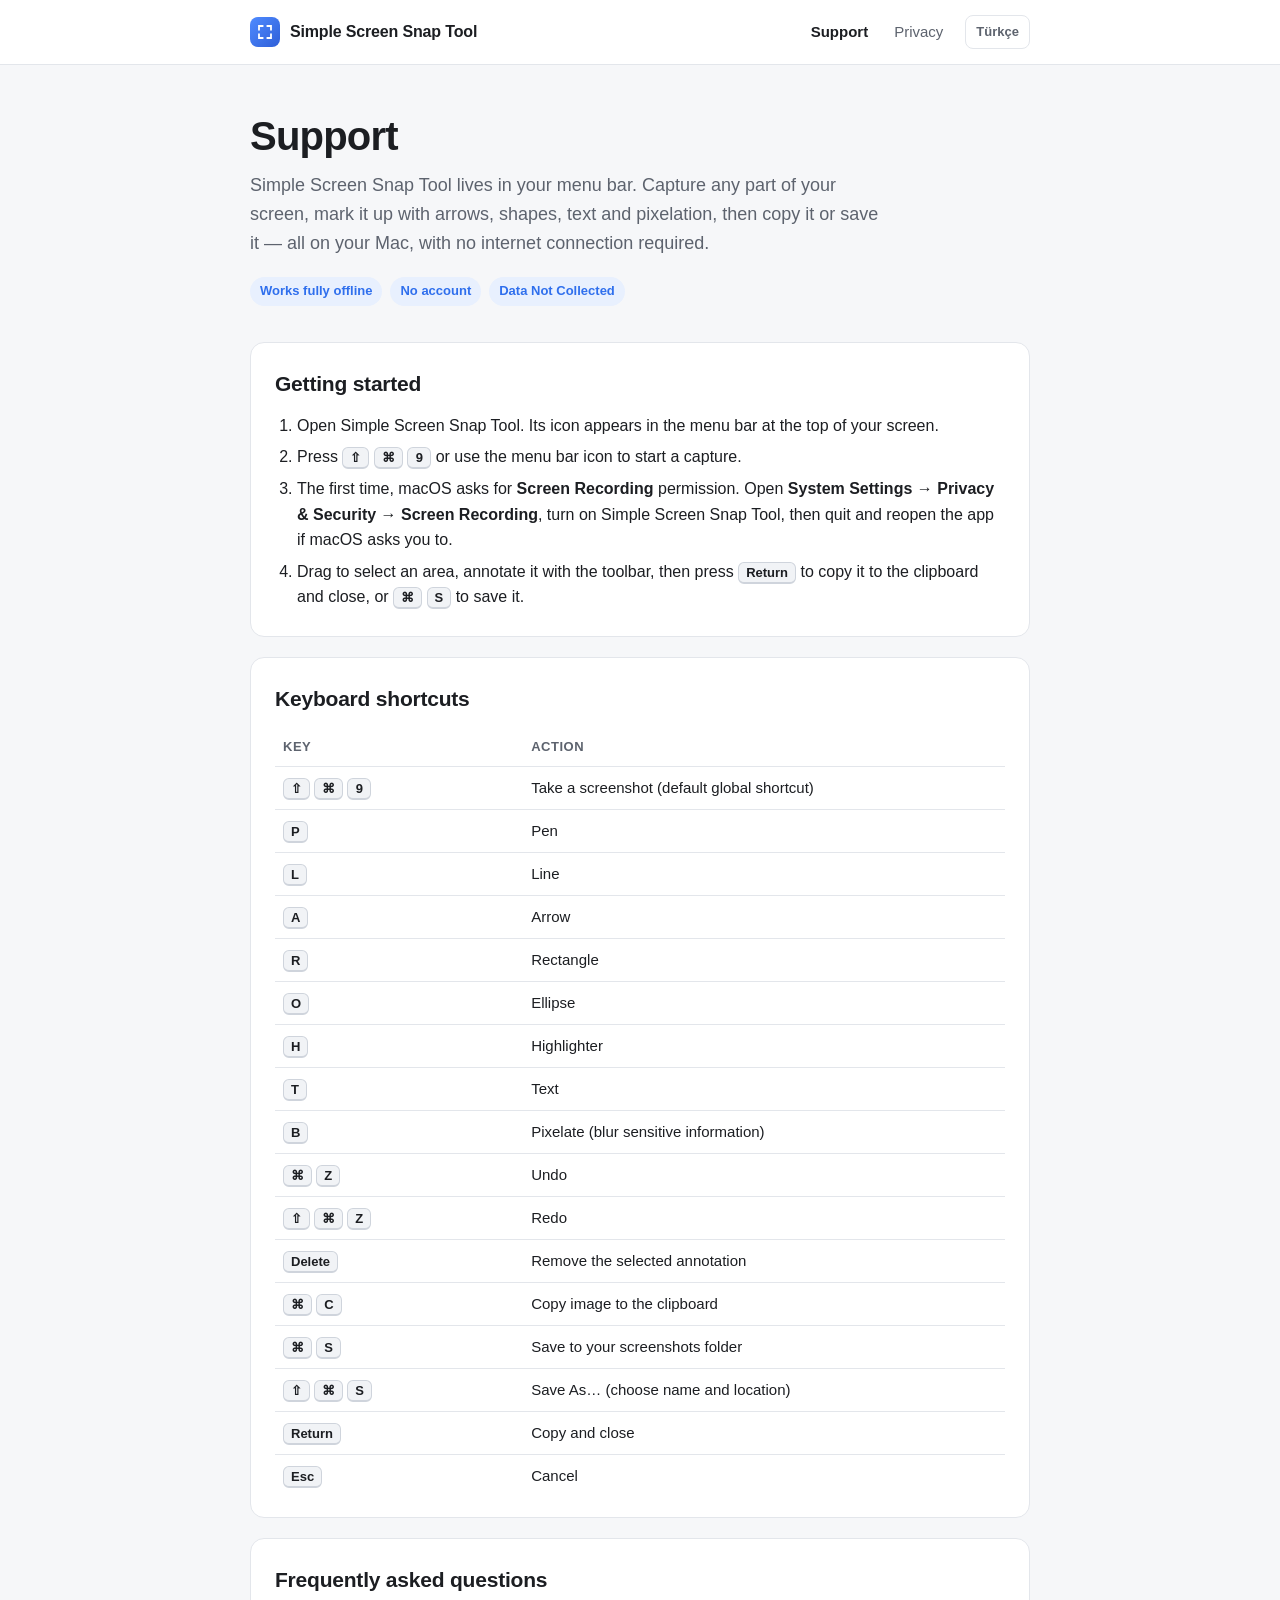
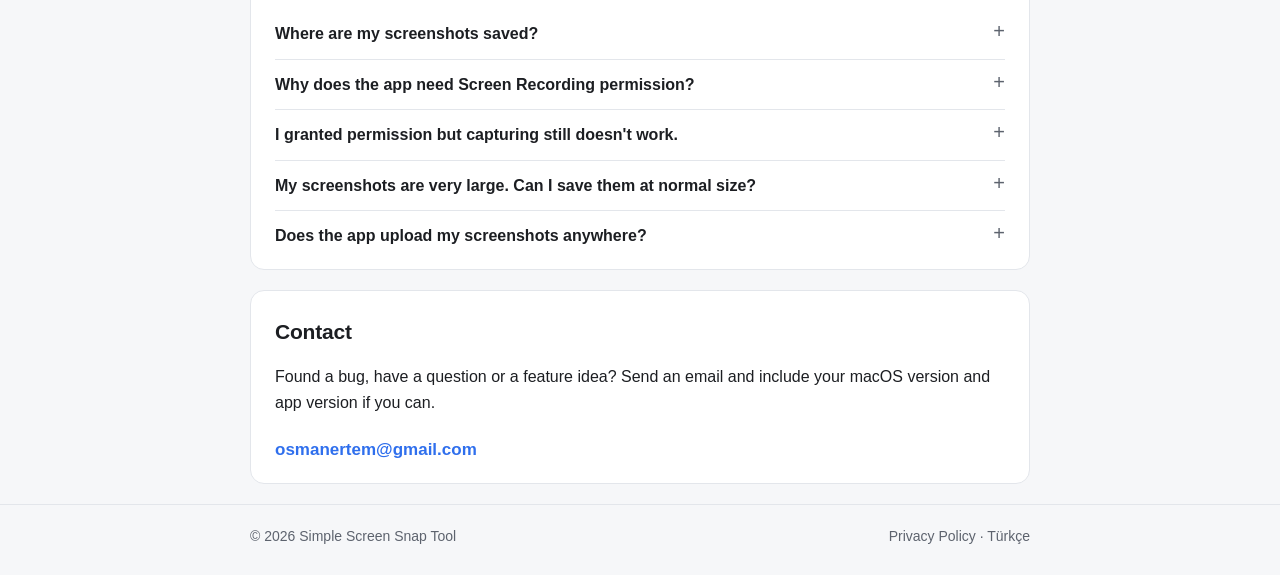
<file: index.html>
<!doctype html>
<html lang="en">
<head>
  <meta charset="utf-8">
  <meta name="viewport" content="width=device-width, initial-scale=1">
  <title>Simple Screen Snap Tool — Support</title>
  <meta name="description" content="Support for Simple Screen Snap Tool, a fully offline macOS menu bar app for taking and annotating screenshots.">
  <link rel="alternate" hreflang="en" href="index.html">
  <link rel="alternate" hreflang="tr" href="tr/index.html">
  <link rel="stylesheet" href="style.css">
</head>
<body>
  <header class="site-header">
    <div class="wrap">
      <a class="brand" href="index.html">
        <span class="brand-icon" aria-hidden="true">
          <svg viewBox="0 0 24 24" fill="none" stroke="#fff" stroke-width="2.4" stroke-linecap="round"><path d="M4 9V4h5M15 4h5v5M20 15v5h-5M9 20H4v-5"/></svg>
        </span>
        Simple Screen Snap Tool
      </a>
      <nav class="nav" aria-label="Main">
        <a href="index.html" aria-current="page">Support</a>
        <a href="privacy.html">Privacy</a>
        <a class="lang" href="tr/index.html" hreflang="tr" lang="tr">Türkçe</a>
      </nav>
    </div>
  </header>

  <main class="wrap">
    <div class="hero">
      <h1>Support</h1>
      <p>Simple Screen Snap Tool lives in your menu bar. Capture any part of your screen, mark it up with arrows, shapes, text and pixelation, then copy it or save it — all on your Mac, with no internet connection required.</p>
      <div class="badges">
        <span class="badge">Works fully offline</span>
        <span class="badge">No account</span>
        <span class="badge">Data Not Collected</span>
      </div>
    </div>

    <section class="card" id="getting-started">
      <h2>Getting started</h2>
      <ol class="steps">
        <li>Open Simple Screen Snap Tool. Its icon appears in the menu bar at the top of your screen.</li>
        <li>Press <kbd>⇧</kbd> <kbd>⌘</kbd> <kbd>9</kbd> or use the menu bar icon to start a capture.</li>
        <li>The first time, macOS asks for <strong>Screen Recording</strong> permission. Open <strong>System Settings → Privacy &amp; Security → Screen Recording</strong>, turn on Simple Screen Snap Tool, then quit and reopen the app if macOS asks you to.</li>
        <li>Drag to select an area, annotate it with the toolbar, then press <kbd>Return</kbd> to copy it to the clipboard and close, or <kbd>⌘</kbd> <kbd>S</kbd> to save it.</li>
      </ol>
    </section>

    <section class="card" id="shortcuts">
      <h2>Keyboard shortcuts</h2>
      <table class="shortcuts">
        <thead><tr><th scope="col">Key</th><th scope="col">Action</th></tr></thead>
        <tbody>
          <tr><td><kbd>⇧</kbd> <kbd>⌘</kbd> <kbd>9</kbd></td><td>Take a screenshot (default global shortcut)</td></tr>
          <tr><td><kbd>P</kbd></td><td>Pen</td></tr>
          <tr><td><kbd>L</kbd></td><td>Line</td></tr>
          <tr><td><kbd>A</kbd></td><td>Arrow</td></tr>
          <tr><td><kbd>R</kbd></td><td>Rectangle</td></tr>
          <tr><td><kbd>O</kbd></td><td>Ellipse</td></tr>
          <tr><td><kbd>H</kbd></td><td>Highlighter</td></tr>
          <tr><td><kbd>T</kbd></td><td>Text</td></tr>
          <tr><td><kbd>B</kbd></td><td>Pixelate (blur sensitive information)</td></tr>
          <tr><td><kbd>⌘</kbd> <kbd>Z</kbd></td><td>Undo</td></tr>
          <tr><td><kbd>⇧</kbd> <kbd>⌘</kbd> <kbd>Z</kbd></td><td>Redo</td></tr>
          <tr><td><kbd>Delete</kbd></td><td>Remove the selected annotation</td></tr>
          <tr><td><kbd>⌘</kbd> <kbd>C</kbd></td><td>Copy image to the clipboard</td></tr>
          <tr><td><kbd>⌘</kbd> <kbd>S</kbd></td><td>Save to your screenshots folder</td></tr>
          <tr><td><kbd>⇧</kbd> <kbd>⌘</kbd> <kbd>S</kbd></td><td>Save As… (choose name and location)</td></tr>
          <tr><td><kbd>Return</kbd></td><td>Copy and close</td></tr>
          <tr><td><kbd>Esc</kbd></td><td>Cancel</td></tr>
        </tbody>
      </table>
    </section>

    <section class="card" id="faq">
      <h2>Frequently asked questions</h2>
      <details>
        <summary>Where are my screenshots saved?</summary>
        <p>By default, <kbd>⌘</kbd> <kbd>S</kbd> saves to <code>~/Pictures/Simple Screen Snap Tool</code>. Use <kbd>⇧</kbd> <kbd>⌘</kbd> <kbd>S</kbd> (Save As…) to pick a different name or location for a single image.</p>
      </details>
      <details>
        <summary>Why does the app need Screen Recording permission?</summary>
        <p>macOS requires this permission for any app that captures what is on your screen. The app uses it only to take the screenshot you ask for. Nothing is recorded in the background and nothing leaves your Mac. You can turn the permission off at any time in System Settings → Privacy &amp; Security → Screen Recording.</p>
      </details>
      <details>
        <summary>I granted permission but capturing still doesn't work.</summary>
        <p>Quit Simple Screen Snap Tool from its menu bar icon and open it again. macOS applies a newly granted Screen Recording permission only after the app restarts. If it still fails, remove the app from the Screen Recording list, add it again, and restart the app.</p>
      </details>
      <details>
        <summary>My screenshots are very large. Can I save them at normal size?</summary>
        <p>Yes. On Retina displays, screenshots are captured at full pixel resolution (2x) by default. In the app's Settings you can choose to save images at standard (1x) resolution instead, which makes files smaller and matches the size you see on screen.</p>
      </details>
      <details>
        <summary>Does the app upload my screenshots anywhere?</summary>
        <p>No. There is no cloud service, no account and no sync. The app makes no network connections; your screenshots stay on your Mac unless you share them yourself. See the <a href="privacy.html">Privacy Policy</a>.</p>
      </details>
    </section>

    <section class="card" id="contact">
      <h2>Contact</h2>
      <p>Found a bug, have a question or a feature idea? Send an email and include your macOS version and app version if you can.</p>
      <a class="contact" href="mailto:osmanertem@gmail.com?subject=Simple%20Screen%20Snap%20Tool%20Support">osmanertem@gmail.com</a>
    </section>
  </main>

  <footer class="site-footer">
    <div class="wrap">
      <span>© 2026 Simple Screen Snap Tool</span>
      <span><a href="privacy.html">Privacy Policy</a> · <a href="tr/index.html" hreflang="tr">Türkçe</a></span>
    </div>
  </footer>
</body>
</html>
</file>
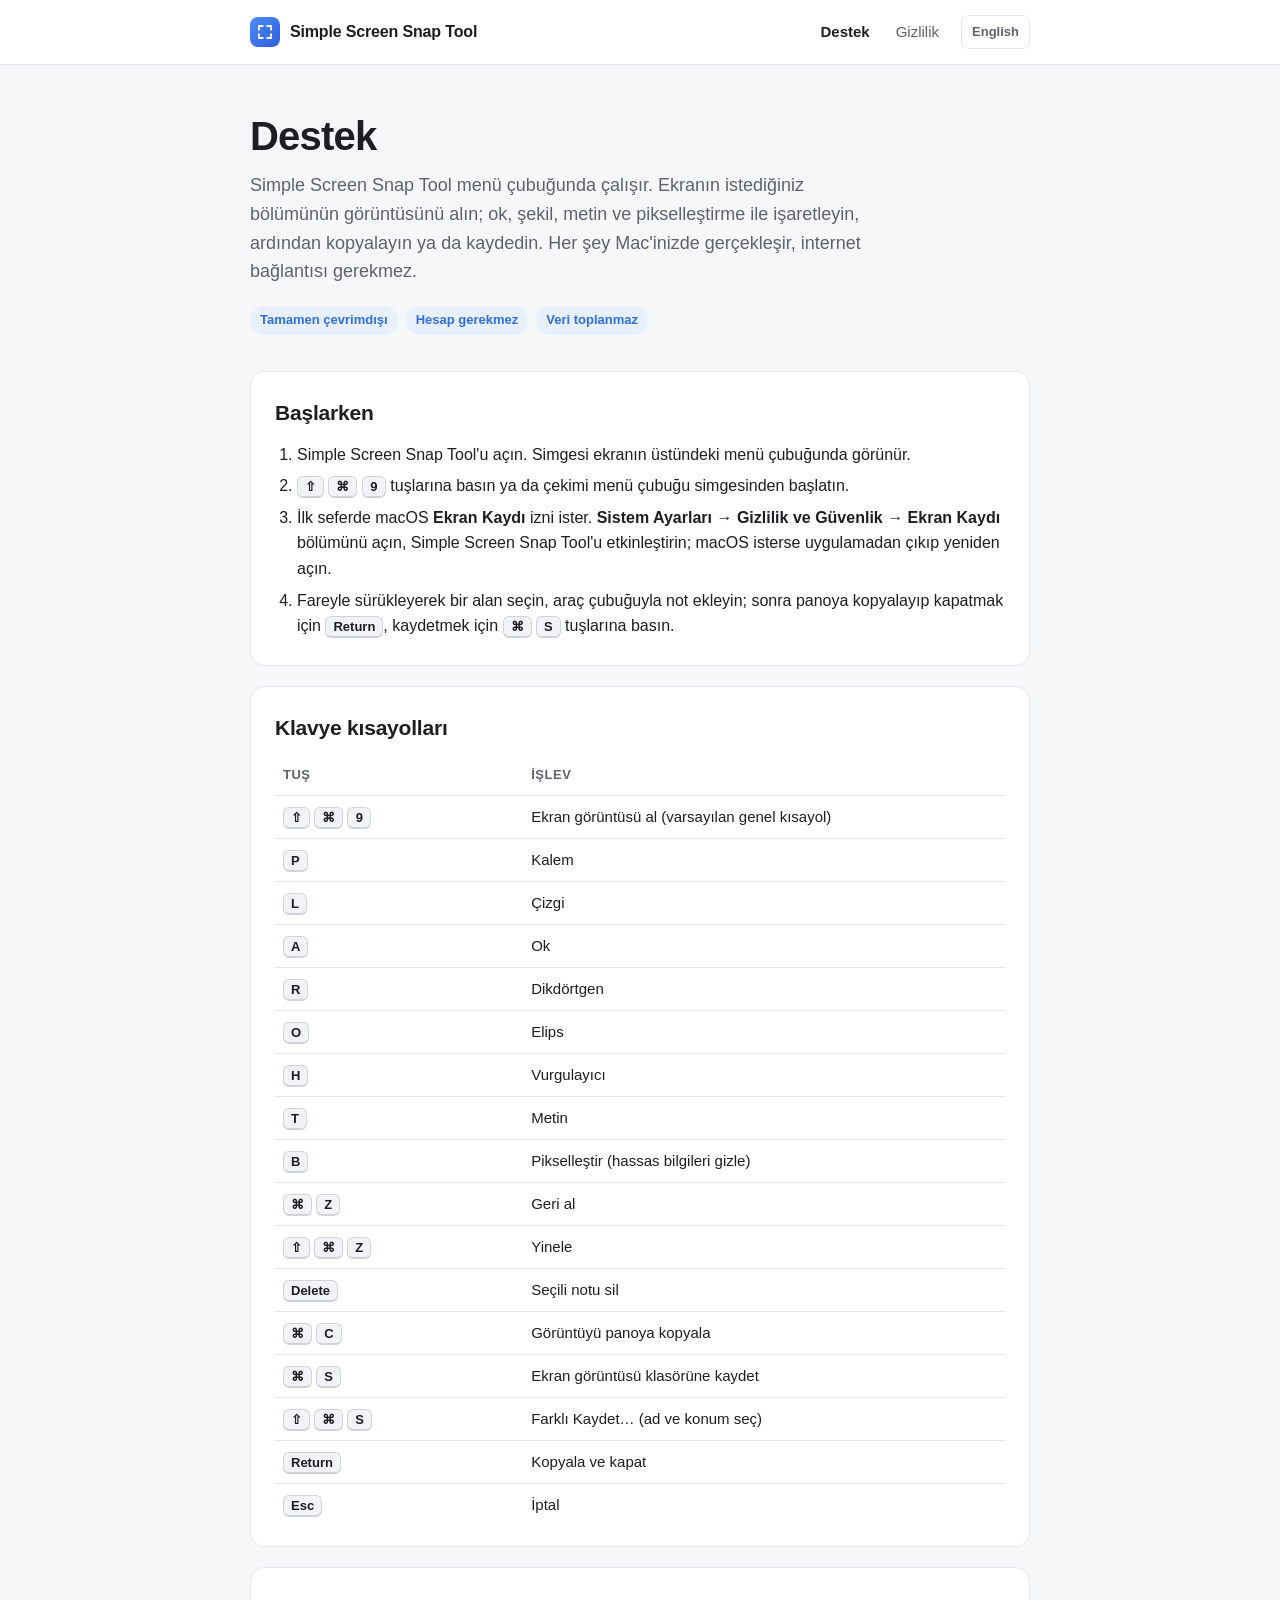
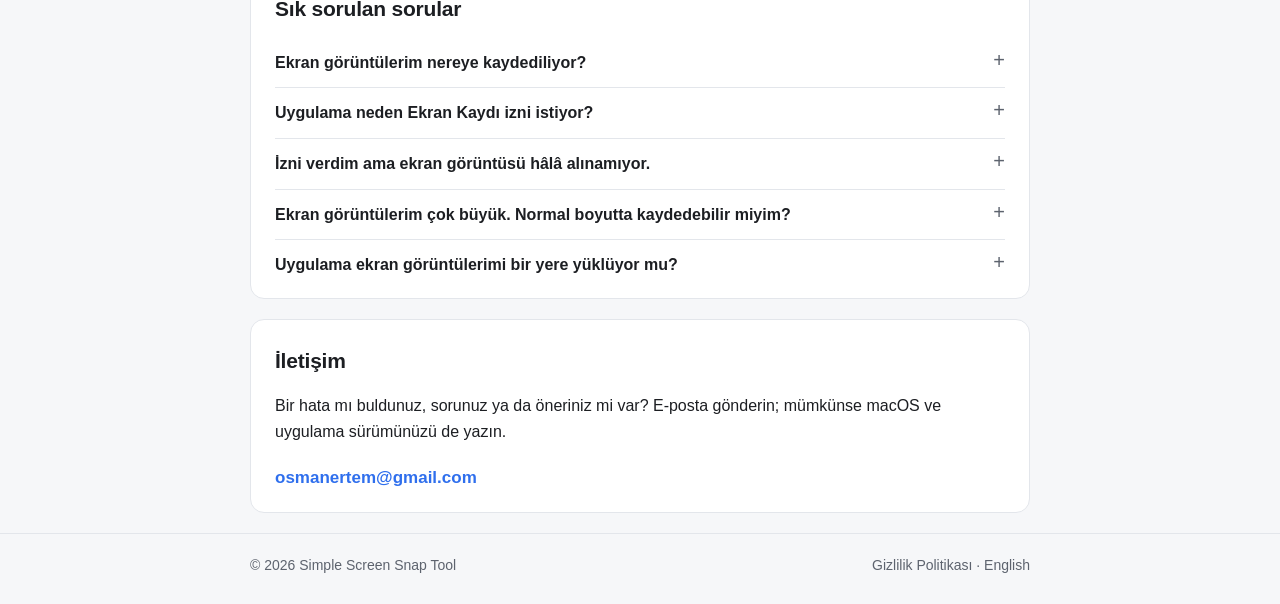
<file: tr/index.html>
<!doctype html>
<html lang="tr">
<head>
  <meta charset="utf-8">
  <meta name="viewport" content="width=device-width, initial-scale=1">
  <title>Simple Screen Snap Tool — Destek</title>
  <meta name="description" content="Simple Screen Snap Tool desteği: ekran görüntüsü alıp üzerine not ekleyen, tamamen çevrimdışı çalışan macOS menü çubuğu uygulaması.">
  <link rel="alternate" hreflang="en" href="../index.html">
  <link rel="alternate" hreflang="tr" href="index.html">
  <link rel="stylesheet" href="../style.css">
</head>
<body>
  <header class="site-header">
    <div class="wrap">
      <a class="brand" href="index.html">
        <span class="brand-icon" aria-hidden="true">
          <svg viewBox="0 0 24 24" fill="none" stroke="#fff" stroke-width="2.4" stroke-linecap="round"><path d="M4 9V4h5M15 4h5v5M20 15v5h-5M9 20H4v-5"/></svg>
        </span>
        Simple Screen Snap Tool
      </a>
      <nav class="nav" aria-label="Ana menü">
        <a href="index.html" aria-current="page">Destek</a>
        <a href="privacy.html">Gizlilik</a>
        <a class="lang" href="../index.html" hreflang="en" lang="en">English</a>
      </nav>
    </div>
  </header>

  <main class="wrap">
    <div class="hero">
      <h1>Destek</h1>
      <p>Simple Screen Snap Tool menü çubuğunda çalışır. Ekranın istediğiniz bölümünün görüntüsünü alın; ok, şekil, metin ve pikselleştirme ile işaretleyin, ardından kopyalayın ya da kaydedin. Her şey Mac'inizde gerçekleşir, internet bağlantısı gerekmez.</p>
      <div class="badges">
        <span class="badge">Tamamen çevrimdışı</span>
        <span class="badge">Hesap gerekmez</span>
        <span class="badge">Veri toplanmaz</span>
      </div>
    </div>

    <section class="card" id="baslarken">
      <h2>Başlarken</h2>
      <ol class="steps">
        <li>Simple Screen Snap Tool'u açın. Simgesi ekranın üstündeki menü çubuğunda görünür.</li>
        <li><kbd>⇧</kbd> <kbd>⌘</kbd> <kbd>9</kbd> tuşlarına basın ya da çekimi menü çubuğu simgesinden başlatın.</li>
        <li>İlk seferde macOS <strong>Ekran Kaydı</strong> izni ister. <strong>Sistem Ayarları → Gizlilik ve Güvenlik → Ekran Kaydı</strong> bölümünü açın, Simple Screen Snap Tool'u etkinleştirin; macOS isterse uygulamadan çıkıp yeniden açın.</li>
        <li>Fareyle sürükleyerek bir alan seçin, araç çubuğuyla not ekleyin; sonra panoya kopyalayıp kapatmak için <kbd>Return</kbd>, kaydetmek için <kbd>⌘</kbd> <kbd>S</kbd> tuşlarına basın.</li>
      </ol>
    </section>

    <section class="card" id="kisayollar">
      <h2>Klavye kısayolları</h2>
      <table class="shortcuts">
        <thead><tr><th scope="col">Tuş</th><th scope="col">İşlev</th></tr></thead>
        <tbody>
          <tr><td><kbd>⇧</kbd> <kbd>⌘</kbd> <kbd>9</kbd></td><td>Ekran görüntüsü al (varsayılan genel kısayol)</td></tr>
          <tr><td><kbd>P</kbd></td><td>Kalem</td></tr>
          <tr><td><kbd>L</kbd></td><td>Çizgi</td></tr>
          <tr><td><kbd>A</kbd></td><td>Ok</td></tr>
          <tr><td><kbd>R</kbd></td><td>Dikdörtgen</td></tr>
          <tr><td><kbd>O</kbd></td><td>Elips</td></tr>
          <tr><td><kbd>H</kbd></td><td>Vurgulayıcı</td></tr>
          <tr><td><kbd>T</kbd></td><td>Metin</td></tr>
          <tr><td><kbd>B</kbd></td><td>Pikselleştir (hassas bilgileri gizle)</td></tr>
          <tr><td><kbd>⌘</kbd> <kbd>Z</kbd></td><td>Geri al</td></tr>
          <tr><td><kbd>⇧</kbd> <kbd>⌘</kbd> <kbd>Z</kbd></td><td>Yinele</td></tr>
          <tr><td><kbd>Delete</kbd></td><td>Seçili notu sil</td></tr>
          <tr><td><kbd>⌘</kbd> <kbd>C</kbd></td><td>Görüntüyü panoya kopyala</td></tr>
          <tr><td><kbd>⌘</kbd> <kbd>S</kbd></td><td>Ekran görüntüsü klasörüne kaydet</td></tr>
          <tr><td><kbd>⇧</kbd> <kbd>⌘</kbd> <kbd>S</kbd></td><td>Farklı Kaydet… (ad ve konum seç)</td></tr>
          <tr><td><kbd>Return</kbd></td><td>Kopyala ve kapat</td></tr>
          <tr><td><kbd>Esc</kbd></td><td>İptal</td></tr>
        </tbody>
      </table>
    </section>

    <section class="card" id="sss">
      <h2>Sık sorulan sorular</h2>
      <details>
        <summary>Ekran görüntülerim nereye kaydediliyor?</summary>
        <p><kbd>⌘</kbd> <kbd>S</kbd> varsayılan olarak <code>~/Pictures/Simple Screen Snap Tool</code> klasörüne kaydeder (Finder'da Resimler klasörünün içinde). Tek bir görüntüyü farklı bir adla veya konuma kaydetmek için <kbd>⇧</kbd> <kbd>⌘</kbd> <kbd>S</kbd> (Farklı Kaydet…) kullanın.</p>
      </details>
      <details>
        <summary>Uygulama neden Ekran Kaydı izni istiyor?</summary>
        <p>macOS, ekrandaki görüntüyü yakalayan her uygulamanın bu izni almasını zorunlu tutar. Uygulama bu izni yalnızca sizin istediğiniz ekran görüntüsünü almak için kullanır. Arka planda hiçbir şey kaydedilmez ve hiçbir şey Mac'inizden dışarı çıkmaz. İzni istediğiniz zaman Sistem Ayarları → Gizlilik ve Güvenlik → Ekran Kaydı bölümünden kapatabilirsiniz.</p>
      </details>
      <details>
        <summary>İzni verdim ama ekran görüntüsü hâlâ alınamıyor.</summary>
        <p>Simple Screen Snap Tool'dan menü çubuğu simgesi üzerinden çıkın ve yeniden açın. macOS yeni verilen Ekran Kaydı iznini ancak uygulama yeniden başlatıldığında uygular. Sorun sürerse uygulamayı Ekran Kaydı listesinden kaldırıp tekrar ekleyin ve uygulamayı yeniden başlatın.</p>
      </details>
      <details>
        <summary>Ekran görüntülerim çok büyük. Normal boyutta kaydedebilir miyim?</summary>
        <p>Evet. Retina ekranlarda görüntüler varsayılan olarak tam piksel çözünürlüğünde (2x) alınır. Uygulamanın Ayarlar bölümünden görüntüleri standart (1x) çözünürlükte kaydetmeyi seçebilirsiniz; böylece dosyalar küçülür ve ekranda gördüğünüz boyutla aynı olur.</p>
      </details>
      <details>
        <summary>Uygulama ekran görüntülerimi bir yere yüklüyor mu?</summary>
        <p>Hayır. Bulut hizmeti, hesap ya da eşitleme yoktur. Uygulama hiçbir ağ bağlantısı kurmaz; ekran görüntüleriniz siz paylaşmadığınız sürece Mac'inizde kalır. Ayrıntılar için <a href="privacy.html">Gizlilik Politikası</a>'na bakın.</p>
      </details>
    </section>

    <section class="card" id="iletisim">
      <h2>İletişim</h2>
      <p>Bir hata mı buldunuz, sorunuz ya da öneriniz mi var? E-posta gönderin; mümkünse macOS ve uygulama sürümünüzü de yazın.</p>
      <a class="contact" href="mailto:osmanertem@gmail.com?subject=Simple%20Screen%20Snap%20Tool%20Destek">osmanertem@gmail.com</a>
    </section>
  </main>

  <footer class="site-footer">
    <div class="wrap">
      <span>© 2026 Simple Screen Snap Tool</span>
      <span><a href="privacy.html">Gizlilik Politikası</a> · <a href="../index.html" hreflang="en">English</a></span>
    </div>
  </footer>
</body>
</html>
</file>
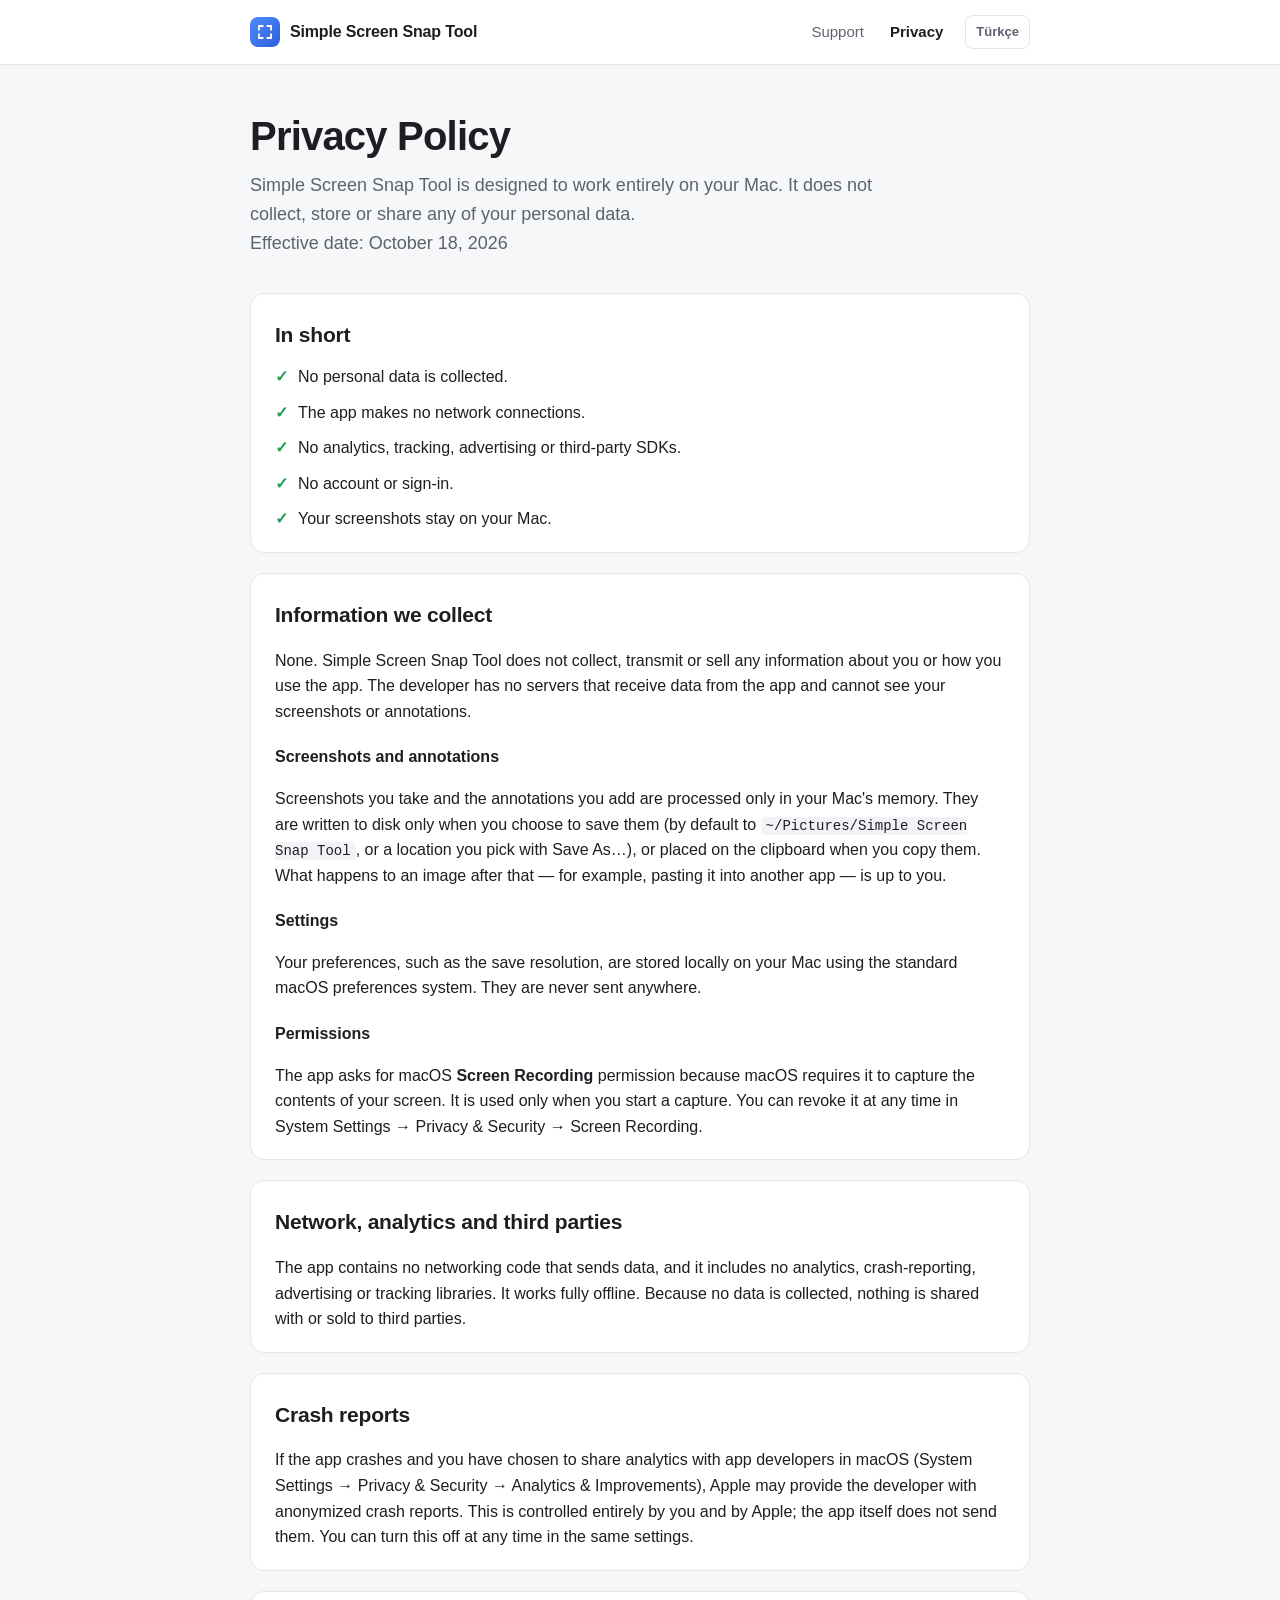
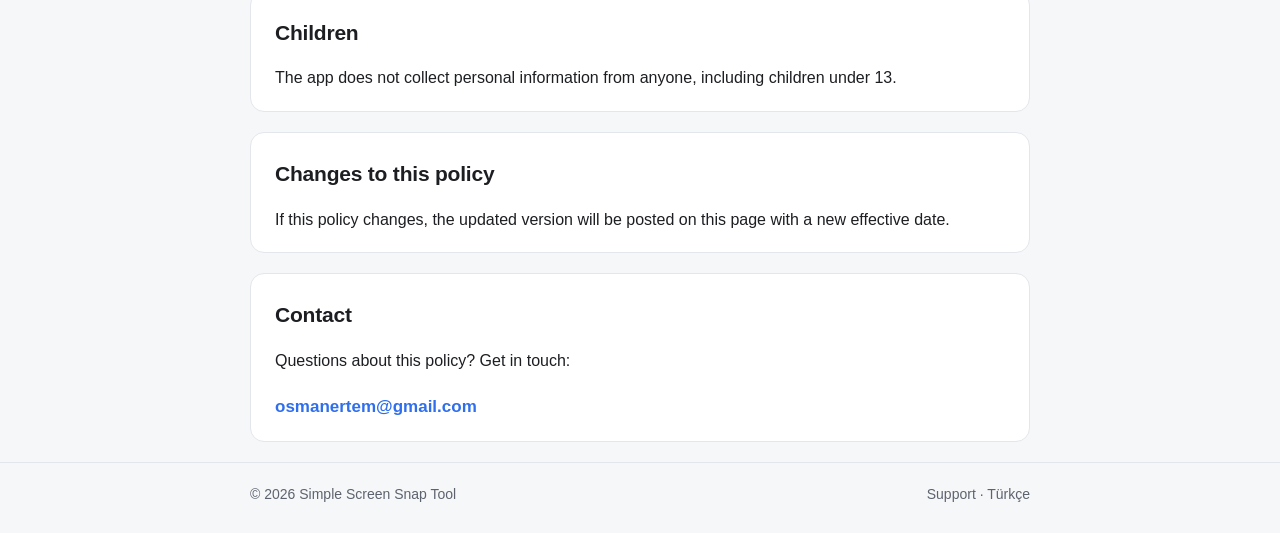
<file: privacy.html>
<!doctype html>
<html lang="en">
<head>
  <meta charset="utf-8">
  <meta name="viewport" content="width=device-width, initial-scale=1">
  <title>Simple Screen Snap Tool — Privacy Policy</title>
  <meta name="description" content="Privacy Policy for Simple Screen Snap Tool. The app collects no data and makes no network connections.">
  <link rel="alternate" hreflang="en" href="privacy.html">
  <link rel="alternate" hreflang="tr" href="tr/privacy.html">
  <link rel="stylesheet" href="style.css">
</head>
<body>
  <header class="site-header">
    <div class="wrap">
      <a class="brand" href="index.html">
        <span class="brand-icon" aria-hidden="true">
          <svg viewBox="0 0 24 24" fill="none" stroke="#fff" stroke-width="2.4" stroke-linecap="round"><path d="M4 9V4h5M15 4h5v5M20 15v5h-5M9 20H4v-5"/></svg>
        </span>
        Simple Screen Snap Tool
      </a>
      <nav class="nav" aria-label="Main">
        <a href="index.html">Support</a>
        <a href="privacy.html" aria-current="page">Privacy</a>
        <a class="lang" href="tr/privacy.html" hreflang="tr" lang="tr">Türkçe</a>
      </nav>
    </div>
  </header>

  <main class="wrap">
    <div class="hero">
      <h1>Privacy Policy</h1>
      <p>Simple Screen Snap Tool is designed to work entirely on your Mac. It does not collect, store or share any of your personal data.</p>
      <p class="effective">Effective date: October 18, 2026</p>
    </div>

    <section class="card">
      <h2>In short</h2>
      <ul class="summary-list">
        <li>No personal data is collected.</li>
        <li>The app makes no network connections.</li>
        <li>No analytics, tracking, advertising or third-party SDKs.</li>
        <li>No account or sign-in.</li>
        <li>Your screenshots stay on your Mac.</li>
      </ul>
    </section>

    <section class="card">
      <h2>Information we collect</h2>
      <p>None. Simple Screen Snap Tool does not collect, transmit or sell any information about you or how you use the app. The developer has no servers that receive data from the app and cannot see your screenshots or annotations.</p>

      <h3>Screenshots and annotations</h3>
      <p>Screenshots you take and the annotations you add are processed only in your Mac's memory. They are written to disk only when you choose to save them (by default to <code>~/Pictures/Simple Screen Snap Tool</code>, or a location you pick with Save As…), or placed on the clipboard when you copy them. What happens to an image after that — for example, pasting it into another app — is up to you.</p>

      <h3>Settings</h3>
      <p>Your preferences, such as the save resolution, are stored locally on your Mac using the standard macOS preferences system. They are never sent anywhere.</p>

      <h3>Permissions</h3>
      <p>The app asks for macOS <strong>Screen Recording</strong> permission because macOS requires it to capture the contents of your screen. It is used only when you start a capture. You can revoke it at any time in System Settings → Privacy &amp; Security → Screen Recording.</p>
    </section>

    <section class="card">
      <h2>Network, analytics and third parties</h2>
      <p>The app contains no networking code that sends data, and it includes no analytics, crash-reporting, advertising or tracking libraries. It works fully offline. Because no data is collected, nothing is shared with or sold to third parties.</p>
    </section>

    <section class="card">
      <h2>Crash reports</h2>
      <p>If the app crashes and you have chosen to share analytics with app developers in macOS (System Settings → Privacy &amp; Security → Analytics &amp; Improvements), Apple may provide the developer with anonymized crash reports. This is controlled entirely by you and by Apple; the app itself does not send them. You can turn this off at any time in the same settings.</p>
    </section>

    <section class="card">
      <h2>Children</h2>
      <p>The app does not collect personal information from anyone, including children under 13.</p>
    </section>

    <section class="card">
      <h2>Changes to this policy</h2>
      <p>If this policy changes, the updated version will be posted on this page with a new effective date.</p>
    </section>

    <section class="card">
      <h2>Contact</h2>
      <p>Questions about this policy? Get in touch:</p>
      <a class="contact" href="mailto:osmanertem@gmail.com?subject=Simple%20Screen%20Snap%20Tool%20Privacy">osmanertem@gmail.com</a>
    </section>
  </main>

  <footer class="site-footer">
    <div class="wrap">
      <span>© 2026 Simple Screen Snap Tool</span>
      <span><a href="index.html">Support</a> · <a href="tr/privacy.html" hreflang="tr">Türkçe</a></span>
    </div>
  </footer>
</body>
</html>
</file>
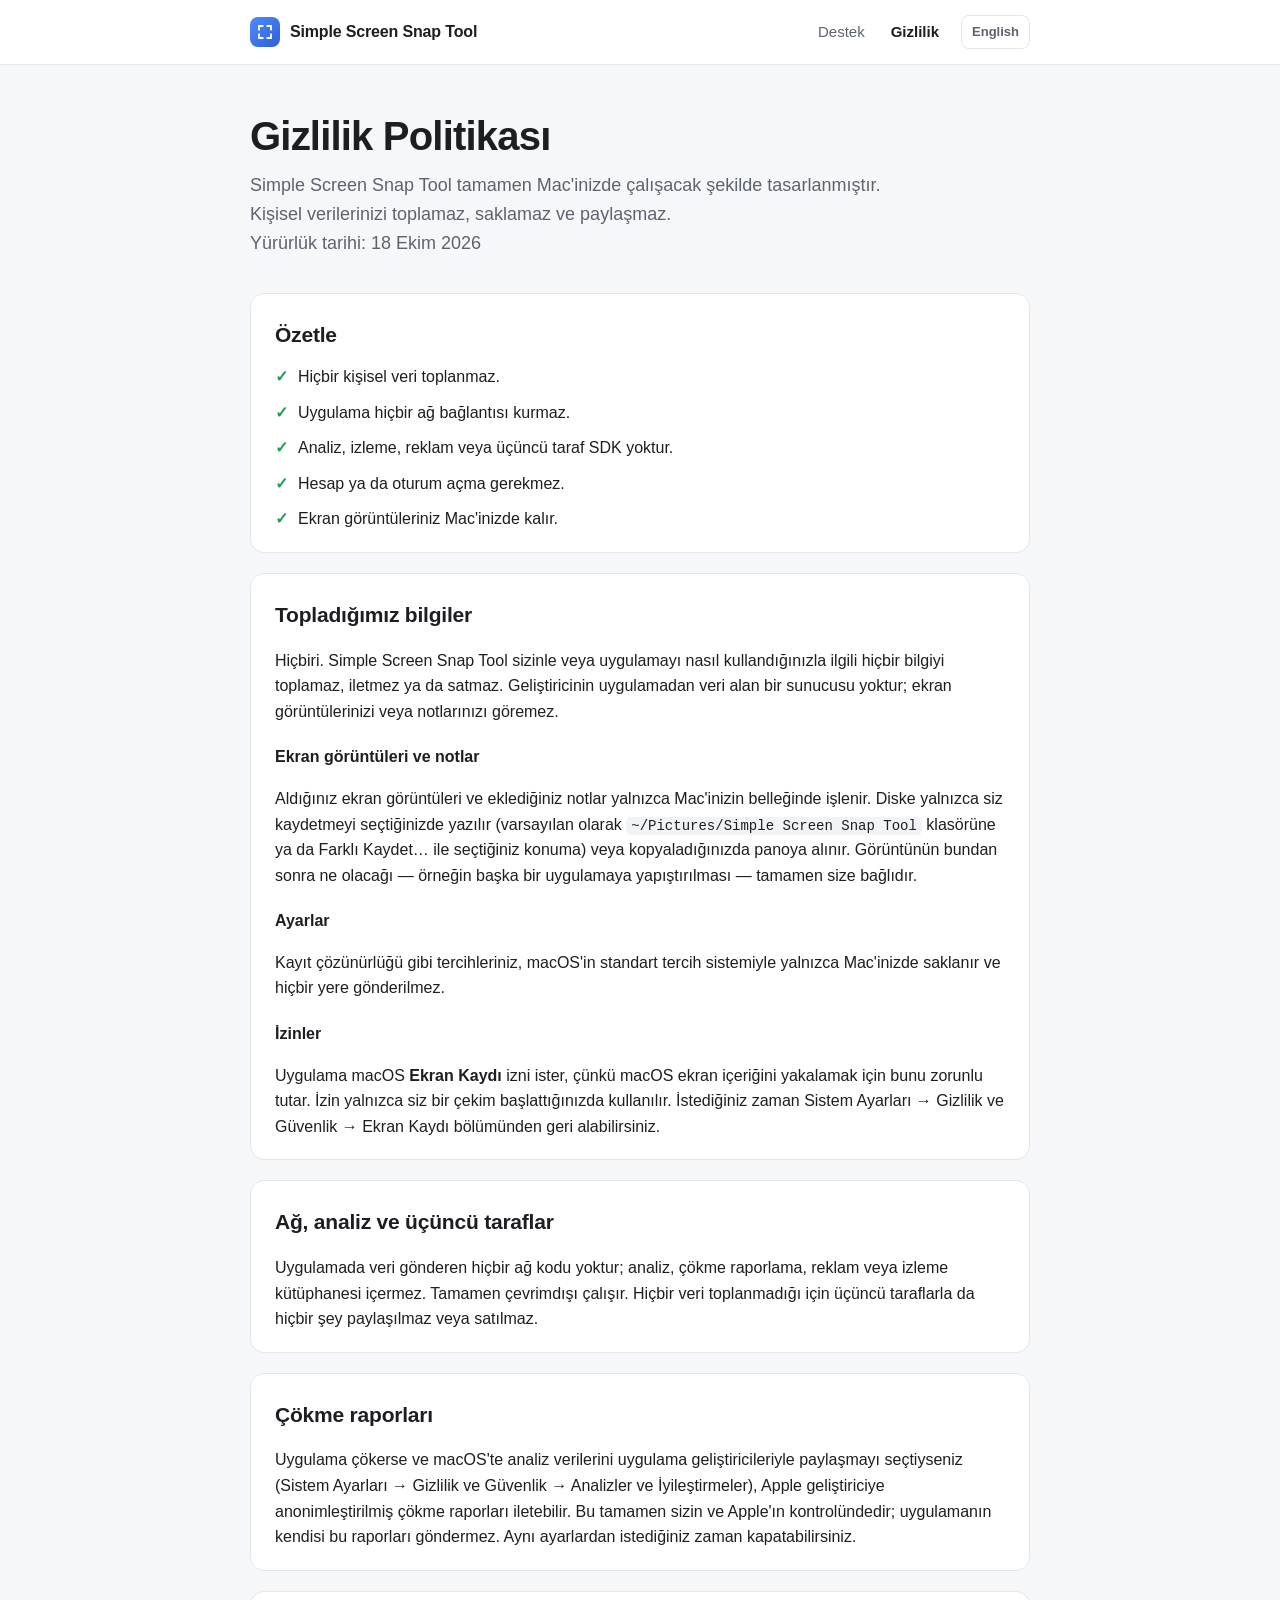
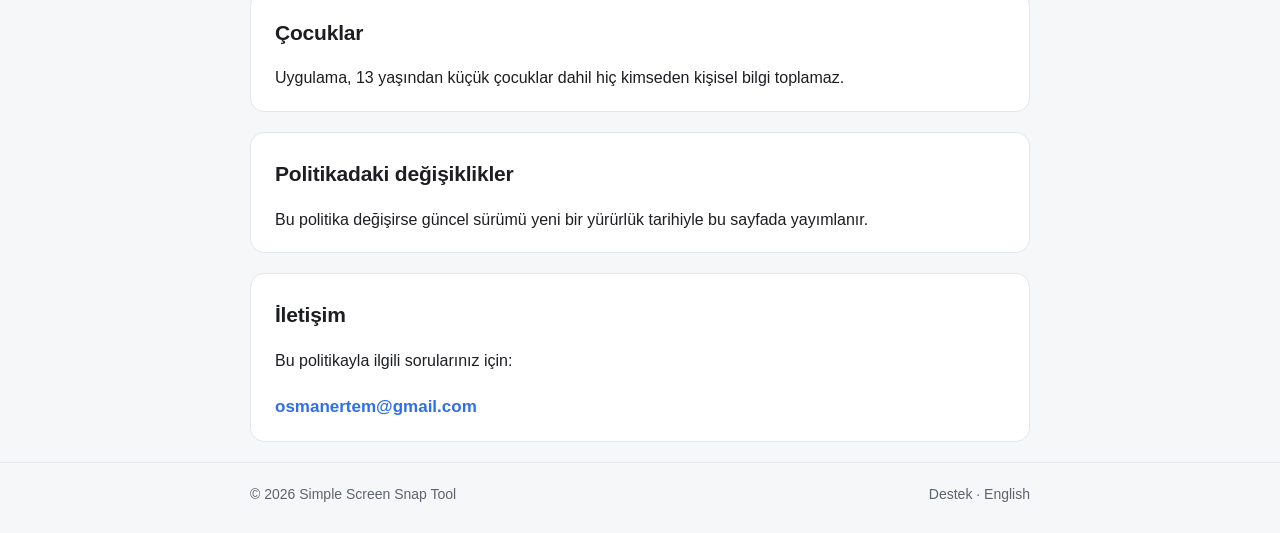
<file: tr/privacy.html>
<!doctype html>
<html lang="tr">
<head>
  <meta charset="utf-8">
  <meta name="viewport" content="width=device-width, initial-scale=1">
  <title>Simple Screen Snap Tool — Gizlilik Politikası</title>
  <meta name="description" content="Simple Screen Snap Tool Gizlilik Politikası. Uygulama hiçbir veri toplamaz ve hiçbir ağ bağlantısı kurmaz.">
  <link rel="alternate" hreflang="en" href="../privacy.html">
  <link rel="alternate" hreflang="tr" href="privacy.html">
  <link rel="stylesheet" href="../style.css">
</head>
<body>
  <header class="site-header">
    <div class="wrap">
      <a class="brand" href="index.html">
        <span class="brand-icon" aria-hidden="true">
          <svg viewBox="0 0 24 24" fill="none" stroke="#fff" stroke-width="2.4" stroke-linecap="round"><path d="M4 9V4h5M15 4h5v5M20 15v5h-5M9 20H4v-5"/></svg>
        </span>
        Simple Screen Snap Tool
      </a>
      <nav class="nav" aria-label="Ana menü">
        <a href="index.html">Destek</a>
        <a href="privacy.html" aria-current="page">Gizlilik</a>
        <a class="lang" href="../privacy.html" hreflang="en" lang="en">English</a>
      </nav>
    </div>
  </header>

  <main class="wrap">
    <div class="hero">
      <h1>Gizlilik Politikası</h1>
      <p>Simple Screen Snap Tool tamamen Mac'inizde çalışacak şekilde tasarlanmıştır. Kişisel verilerinizi toplamaz, saklamaz ve paylaşmaz.</p>
      <p class="effective">Yürürlük tarihi: 18 Ekim 2026</p>
    </div>

    <section class="card">
      <h2>Özetle</h2>
      <ul class="summary-list">
        <li>Hiçbir kişisel veri toplanmaz.</li>
        <li>Uygulama hiçbir ağ bağlantısı kurmaz.</li>
        <li>Analiz, izleme, reklam veya üçüncü taraf SDK yoktur.</li>
        <li>Hesap ya da oturum açma gerekmez.</li>
        <li>Ekran görüntüleriniz Mac'inizde kalır.</li>
      </ul>
    </section>

    <section class="card">
      <h2>Topladığımız bilgiler</h2>
      <p>Hiçbiri. Simple Screen Snap Tool sizinle veya uygulamayı nasıl kullandığınızla ilgili hiçbir bilgiyi toplamaz, iletmez ya da satmaz. Geliştiricinin uygulamadan veri alan bir sunucusu yoktur; ekran görüntülerinizi veya notlarınızı göremez.</p>

      <h3>Ekran görüntüleri ve notlar</h3>
      <p>Aldığınız ekran görüntüleri ve eklediğiniz notlar yalnızca Mac'inizin belleğinde işlenir. Diske yalnızca siz kaydetmeyi seçtiğinizde yazılır (varsayılan olarak <code>~/Pictures/Simple Screen Snap Tool</code> klasörüne ya da Farklı Kaydet… ile seçtiğiniz konuma) veya kopyaladığınızda panoya alınır. Görüntünün bundan sonra ne olacağı — örneğin başka bir uygulamaya yapıştırılması — tamamen size bağlıdır.</p>

      <h3>Ayarlar</h3>
      <p>Kayıt çözünürlüğü gibi tercihleriniz, macOS'in standart tercih sistemiyle yalnızca Mac'inizde saklanır ve hiçbir yere gönderilmez.</p>

      <h3>İzinler</h3>
      <p>Uygulama macOS <strong>Ekran Kaydı</strong> izni ister, çünkü macOS ekran içeriğini yakalamak için bunu zorunlu tutar. İzin yalnızca siz bir çekim başlattığınızda kullanılır. İstediğiniz zaman Sistem Ayarları → Gizlilik ve Güvenlik → Ekran Kaydı bölümünden geri alabilirsiniz.</p>
    </section>

    <section class="card">
      <h2>Ağ, analiz ve üçüncü taraflar</h2>
      <p>Uygulamada veri gönderen hiçbir ağ kodu yoktur; analiz, çökme raporlama, reklam veya izleme kütüphanesi içermez. Tamamen çevrimdışı çalışır. Hiçbir veri toplanmadığı için üçüncü taraflarla da hiçbir şey paylaşılmaz veya satılmaz.</p>
    </section>

    <section class="card">
      <h2>Çökme raporları</h2>
      <p>Uygulama çökerse ve macOS'te analiz verilerini uygulama geliştiricileriyle paylaşmayı seçtiyseniz (Sistem Ayarları → Gizlilik ve Güvenlik → Analizler ve İyileştirmeler), Apple geliştiriciye anonimleştirilmiş çökme raporları iletebilir. Bu tamamen sizin ve Apple'ın kontrolündedir; uygulamanın kendisi bu raporları göndermez. Aynı ayarlardan istediğiniz zaman kapatabilirsiniz.</p>
    </section>

    <section class="card">
      <h2>Çocuklar</h2>
      <p>Uygulama, 13 yaşından küçük çocuklar dahil hiç kimseden kişisel bilgi toplamaz.</p>
    </section>

    <section class="card">
      <h2>Politikadaki değişiklikler</h2>
      <p>Bu politika değişirse güncel sürümü yeni bir yürürlük tarihiyle bu sayfada yayımlanır.</p>
    </section>

    <section class="card">
      <h2>İletişim</h2>
      <p>Bu politikayla ilgili sorularınız için:</p>
      <a class="contact" href="mailto:osmanertem@gmail.com?subject=Simple%20Screen%20Snap%20Tool%20Gizlilik">osmanertem@gmail.com</a>
    </section>
  </main>

  <footer class="site-footer">
    <div class="wrap">
      <span>© 2026 Simple Screen Snap Tool</span>
      <span><a href="index.html">Destek</a> · <a href="../privacy.html" hreflang="en">English</a></span>
    </div>
  </footer>
</body>
</html>
</file>
<file: style.css>
:root {
  color-scheme: light dark;
  --bg: #f6f7f9;
  --surface: #ffffff;
  --text: #1c1e22;
  --muted: #5d636e;
  --border: #e3e6eb;
  --accent: #2f6fed;
  --accent-soft: #e8f0fe;
  --kbd-bg: #f1f3f6;
  --kbd-border: #cfd4dc;
  --radius: 14px;
}

@media (prefers-color-scheme: dark) {
  :root {
    --bg: #131416;
    --surface: #1c1d21;
    --text: #ecedf0;
    --muted: #9ba1ab;
    --border: #2e3036;
    --accent: #6e9bff;
    --accent-soft: #1f2a44;
    --kbd-bg: #26282d;
    --kbd-border: #3d4048;
  }
}

* { box-sizing: border-box; }

html { -webkit-text-size-adjust: 100%; }

body {
  margin: 0;
  background: var(--bg);
  color: var(--text);
  font: 16px/1.6 -apple-system, BlinkMacSystemFont, "SF Pro Text", "Segoe UI", Roboto, "Helvetica Neue", Arial, sans-serif;
}

a { color: var(--accent); text-decoration: none; }
a:hover { text-decoration: underline; }

.wrap { max-width: 820px; margin: 0 auto; padding: 0 20px; }

/* Header */
.site-header {
  border-bottom: 1px solid var(--border);
  background: var(--surface);
}
.site-header .wrap {
  display: flex;
  align-items: center;
  justify-content: space-between;
  gap: 16px;
  flex-wrap: wrap;
  padding-top: 14px;
  padding-bottom: 14px;
}
.brand {
  display: flex;
  align-items: center;
  gap: 10px;
  color: var(--text);
  font-weight: 650;
  letter-spacing: -0.01em;
}
.brand:hover { text-decoration: none; }
.brand-icon {
  width: 30px;
  height: 30px;
  border-radius: 8px;
  background: linear-gradient(135deg, #4f8bff, #2f5fd8);
  display: grid;
  place-items: center;
  flex: none;
}
.brand-icon svg { width: 18px; height: 18px; }

.nav { display: flex; align-items: center; gap: 6px; flex-wrap: wrap; }
.nav a {
  color: var(--muted);
  padding: 6px 10px;
  border-radius: 8px;
  font-size: 15px;
}
.nav a:hover { color: var(--text); text-decoration: none; background: var(--kbd-bg); }
.nav a[aria-current="page"] { color: var(--text); font-weight: 600; }
.lang {
  margin-left: 6px;
  border: 1px solid var(--border);
  font-size: 13px !important;
  font-weight: 600;
}

/* Hero */
.hero { padding: 48px 0 16px; }
.hero h1 {
  font-size: clamp(28px, 5vw, 40px);
  line-height: 1.15;
  letter-spacing: -0.02em;
  margin: 0 0 12px;
}
.hero p { color: var(--muted); font-size: 18px; margin: 0; max-width: 640px; }
.badges { display: flex; gap: 8px; flex-wrap: wrap; margin-top: 20px; }
.badge {
  background: var(--accent-soft);
  color: var(--accent);
  font-size: 13px;
  font-weight: 600;
  padding: 4px 10px;
  border-radius: 999px;
}

/* Sections */
main { padding-bottom: 48px; }
section.card {
  background: var(--surface);
  border: 1px solid var(--border);
  border-radius: var(--radius);
  padding: 24px 24px 20px;
  margin: 20px 0;
}
section.card h2 {
  font-size: 21px;
  letter-spacing: -0.01em;
  margin: 0 0 12px;
}
section.card h3 { font-size: 16px; margin: 20px 0 6px; }
section.card p, section.card li { color: var(--text); }
section.card > :last-child { margin-bottom: 0; }
.muted { color: var(--muted); }

ol.steps { padding-left: 22px; margin: 0; }
ol.steps li { margin: 6px 0; }

/* Shortcuts table */
table.shortcuts { width: 100%; border-collapse: collapse; font-size: 15px; }
table.shortcuts th, table.shortcuts td {
  text-align: left;
  padding: 9px 8px;
  border-bottom: 1px solid var(--border);
  vertical-align: top;
}
table.shortcuts th { color: var(--muted); font-weight: 600; font-size: 13px; text-transform: uppercase; letter-spacing: 0.04em; }
table.shortcuts tr:last-child td { border-bottom: 0; }
table.shortcuts td:first-child { white-space: nowrap; width: 34%; }

kbd {
  font: 600 13px/1 -apple-system, BlinkMacSystemFont, "SF Pro Text", "Segoe UI", sans-serif;
  background: var(--kbd-bg);
  border: 1px solid var(--kbd-border);
  border-bottom-width: 2px;
  border-radius: 6px;
  padding: 3px 7px;
  display: inline-block;
  min-width: 24px;
  text-align: center;
}

code {
  font: 14px ui-monospace, "SF Mono", Menlo, Consolas, monospace;
  background: var(--kbd-bg);
  border-radius: 5px;
  padding: 1px 5px;
  word-break: break-word;
}

/* FAQ */
details {
  border-bottom: 1px solid var(--border);
  padding: 12px 0;
}
details:last-child { border-bottom: 0; padding-bottom: 0; }
summary {
  cursor: pointer;
  font-weight: 600;
  list-style: none;
  display: flex;
  justify-content: space-between;
  gap: 12px;
}
summary::-webkit-details-marker { display: none; }
summary::after { content: "+"; color: var(--muted); font-weight: 400; font-size: 20px; line-height: 1; }
details[open] summary::after { content: "−"; }
details p { margin: 8px 0 0; color: var(--muted); }

.contact {
  display: inline-block;
  margin-top: 4px;
  font-weight: 600;
  font-size: 17px;
}

/* Privacy */
.summary-list { list-style: none; padding: 0; margin: 0; display: grid; gap: 10px; }
.summary-list li {
  display: flex;
  gap: 10px;
  align-items: flex-start;
}
.summary-list li::before {
  content: "✓";
  color: #1f9d55;
  font-weight: 700;
  flex: none;
}
.effective { color: var(--muted); font-size: 15px; margin-top: 8px; }

/* Footer */
.site-footer {
  border-top: 1px solid var(--border);
  color: var(--muted);
  font-size: 14px;
}
.site-footer .wrap {
  display: flex;
  justify-content: space-between;
  gap: 12px;
  flex-wrap: wrap;
  padding-top: 20px;
  padding-bottom: 28px;
}
.site-footer a { color: var(--muted); }

@media (max-width: 560px) {
  .wrap { padding: 0 16px; }
  .hero { padding-top: 32px; }
  section.card { padding: 20px 16px 16px; }
  table.shortcuts td:first-child { width: auto; }
}
</file>
